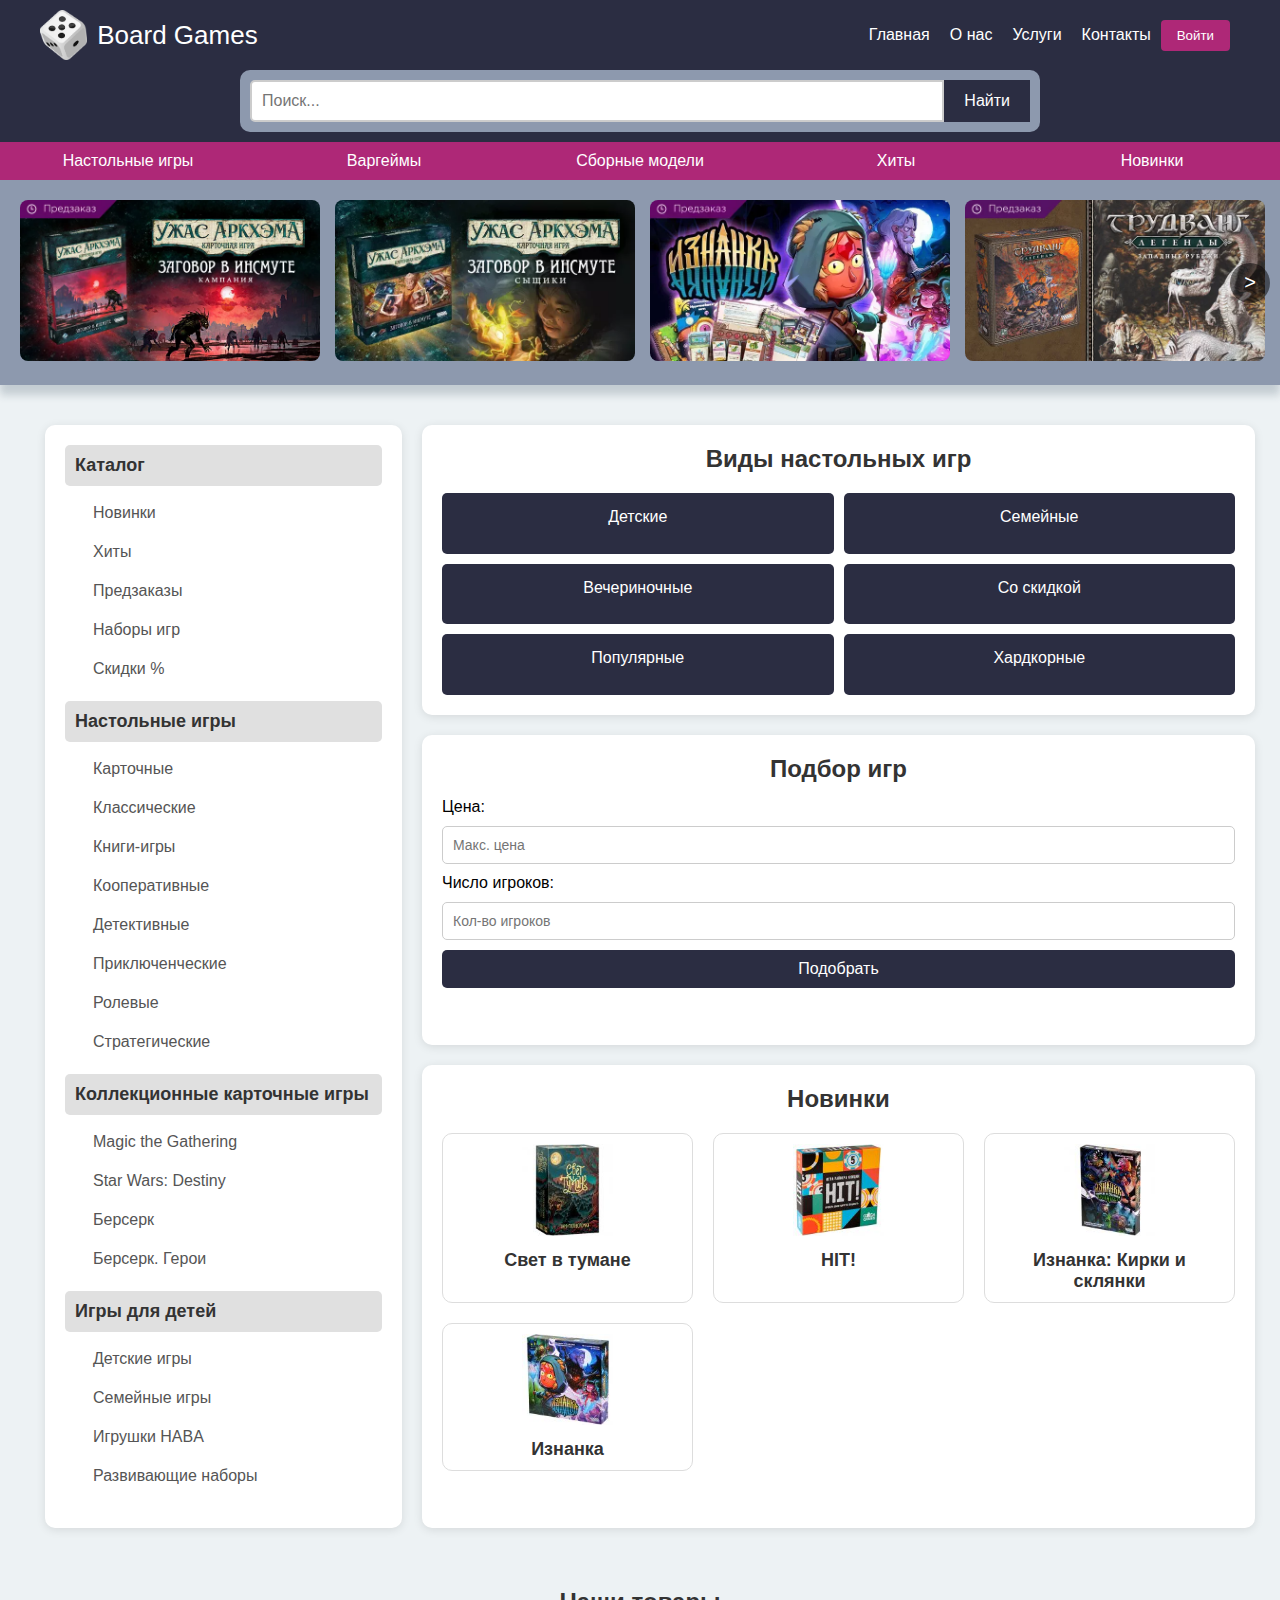
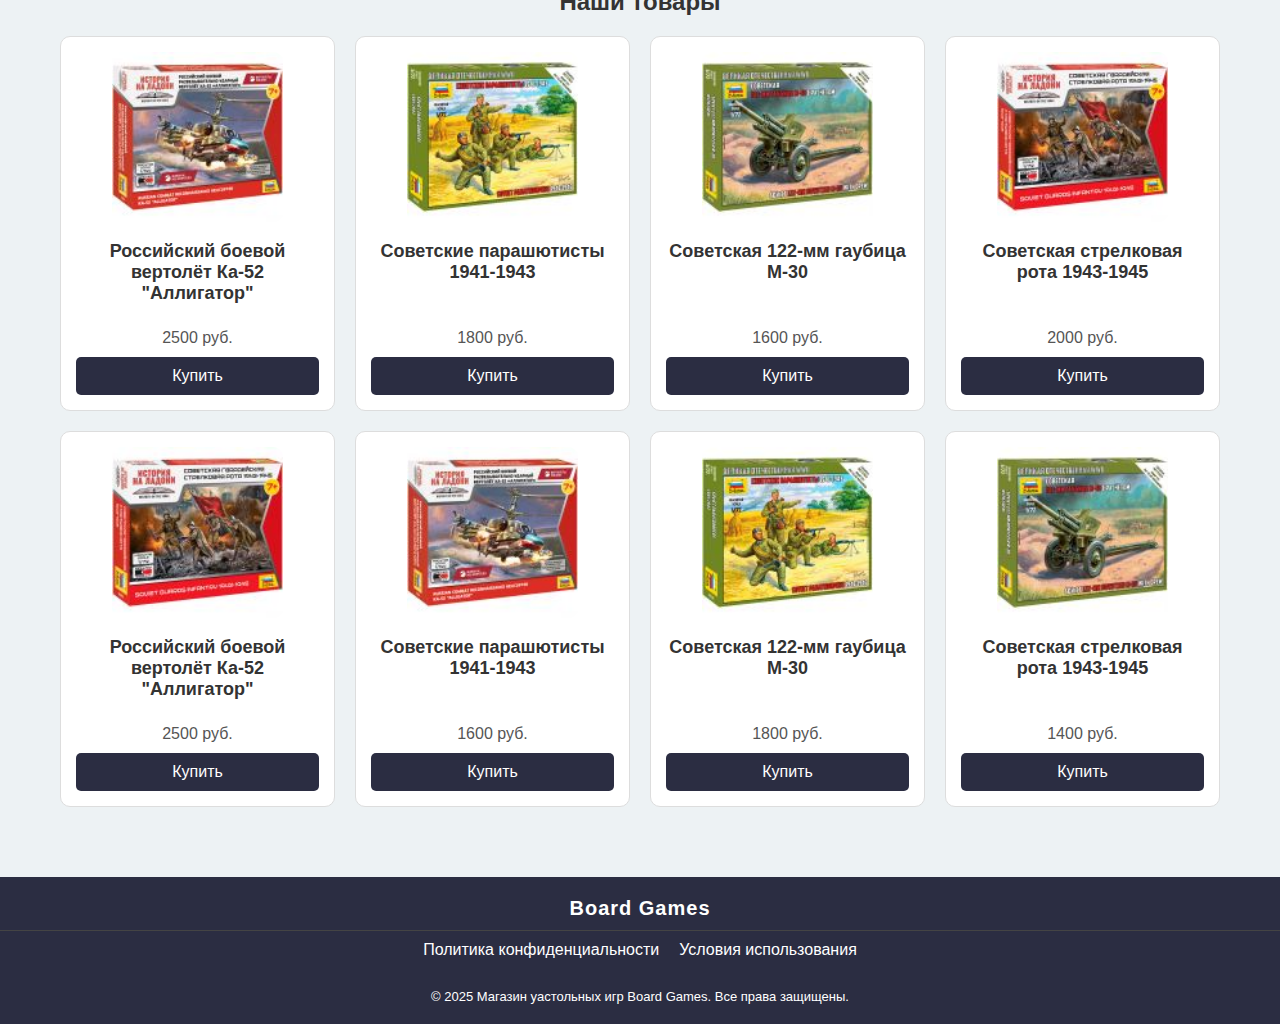
<file: index.html>
<!DOCTYPE html>
<html lang="en">
<head>
    <meta charset="UTF-8">
    <meta http-equiv="X-UA-Compatible" content="IE=edge">
    <meta name="viewport" content="width=device-width, initial-scale=1.0">
    <link rel="stylesheet" href="style.css">
    <link rel="icon" href="/logo.png" type="image/x-icon">
    <title>HobbyGames</title>
</head>

<body>
    <header class="header">
        <div class="header-container">
          <!-- Логотип -->
          <div class="logo">
            <a class="logo-box" href="#">
              <img src="logo.png" alt="Логотип">
              <p class="logo-name">Board Games</p>
            </a>
          </div>
      
          <!-- Навигация -->
          <nav class="header__nav">
            <ul class="header__nav-list" id="mainMenu">
                <li><a class="header__nav-link" href="#">Главная</a></li>
                <li><a class="header__nav-link" href="#">О нас</a></li>
                <li><a class="header__nav-link" href="#">Услуги</a></li>
                <li><a class="header__nav-link" href="#">Контакты</a></li>
            </ul>
            <button class="auth-btn" id="authBtn">Войти</button>
            <a href="admin.html">
                <img class="header__menu" src="menu.png" alt="меню бургер">
            </a>
          </nav>

        </div>

        <!-- Поиск -->
        <div class="header__search-block">
            <input type="text" class="header__search-input" placeholder="Поиск...">
            <button class="header__search-button">Найти</button>
        </div>
      </header>

        <!-- --------------------------------------- -->

    <nav class="nav">
        <ul class="nav__list">
            <li class="nav__item"><a href="#" class="nav__link">Настольные игры</a></li>
            <li class="nav__item"><a href="#" class="nav__link">Варгеймы</a></li>
            <li class="nav__item"><a href="#" class="nav__link">Сборные модели</a></li>
            <li class="nav__item"><a href="#" class="nav__link">Хиты</a></li>
            <li class="nav__item"><a href="#" class="nav__link">Новинки</a></li>
        </ul>
    </nav>

        <!-- --------------------------------------- -->

        <div class="slider-background">
            <div class="slider-container">
                <div class="slider">
                    <div class="slide">
                        <img src="ad1.webp" alt="Изображение 1">
                    </div>
                    <div class="slide">
                        <img src="ad2.webp" alt="Изображение 2">
                    </div>
                    <div class="slide">
                        <img src="ad3.webp" alt="Изображение 3">
                    </div>
                    <div class="slide">
                        <img src="ad4.webp" alt="Изображение 4">
                    </div>
                    <div class="slide">
                        <img src="ad1.webp" alt="Изображение 5">
                    </div>
                    <div class="slide">
                        <img src="ad2.webp" alt="Изображение 6">
                    </div>
                    <div class="slide">
                        <img src="ad3.webp" alt="Изображение 7">
                    </div>
                    <div class="slide">
                        <img src="ad4.webp" alt="Изображение 8">
                    </div>
                </div>
                <button class="slider-btn prev-btn">&lt;</button>
                <button class="slider-btn next-btn">&gt;</button>
            </div>
        </div>

<!-- ------------------------------------------------- -->

    <main class="main ">



      
        <div class="main__grid first cont">
            <div class="first__1">
                <div class="vertical-menu">
                    <ul class="main-categories">
                      <li>
                        <a href="#">Каталог</a>
                        <ul class="sub-categories">
                          <li><a href="#">Новинки</a></li>
                          <li><a href="#">Хиты</a></li>
                          <li><a href="#">Предзаказы</a></li>
                          <li><a href="#">Наборы игр</a></li>
                          <li><a href="#">Скидки %</a></li>
                        </ul>
                      </li>
                      <li>
                        <a href="#">Настольные игры</a>
                        <ul class="sub-categories">
                          <li><a href="#">Карточные</a></li>
                          <li><a href="#">Классические</a></li>
                          <li><a href="#">Книги-игры</a></li>
                          <li><a href="#">Кооперативные</a></li>
                          <li><a href="#">Детективные</a></li>
                          <li><a href="#">Приключенческие</a></li>
                          <li><a href="#">Ролевые</a></li>
                          <li><a href="#">Стратегические</a></li>
                        </ul>
                      </li>
                      <li>
                        <a href="#">Коллекционные карточные игры</a>
                        <ul class="sub-categories">
                          <li><a href="#">Magic the Gathering</a></li>
                          <li><a href="#">Star Wars: Destiny</a></li>
                          <li><a href="#">Берсерк</a></li>
                          <li><a href="#">Берсерк. Герои</a></li>
                        </ul>
                      </li>
                      
                      <li>
                        <a href="#">Игры для детей</a>
                        <ul class="sub-categories">
                          <li><a href="#">Детские игры</a></li>
                          <li><a href="#">Семейные игры</a></li>
                          <li><a href="#">Игрушки HABA</a></li>
                          <li><a href="#">Развивающие наборы</a></li>
                        </ul>
                      </li>
                      
                    </ul>
                  </div>
            </div>
            <div class="first__2">
                <div class="grid-block-2">
                    <div class="block-header">Виды настольных игр</div>
                    <div class="block-item">Детские</div>
                    <div class="block-item">Семейные</div>
                    <div class="block-item">Вечериночные</div>
                    <div class="block-item">Со скидкой</div>
                    <div class="block-item">Популярные</div>
                    <div class="block-item">Хардкорные</div>
                  </div>
            </div>
            <div class="first__3">
                <div class="filter-block">
                    <h3 class="filter-title">Подбор игр</h3>
                    <form class="filter-form">
                      <label for="price">Цена:</label>
                      <input type="number" id="price" placeholder="Макс. цена" min="0">
                  
                      <label for="players">Число игроков:</label>
                      <input type="number" id="players" placeholder="Кол-во игроков" min="1">
                  
                      <button type="submit" class="filter-button">Подобрать</button>
                    </form>
                  </div>
            </div>
            <div class="first__4">
                <div class="games-block">
                    <h2 class="games-title">Новинки</h2>
                    <div class="games-grid">
                      <!-- Карточка 1 -->
                      <div class="game-card">
                        <img src="first.jpg" alt="Свет в тумане" class="game-image">
                        <h3 class="game-name">Свет в тумане</h3>
                      </div>
                  
                      <!-- Карточка 2 -->
                      <div class="game-card">
                        <img src="second.jpg" alt="HIT!" class="game-image">
                        <h3 class="game-name">HIT!</h3>
                      </div>
                  
                      <!-- Карточка 3 -->
                      <div class="game-card">
                        <img src="third.jpg" alt="Изнанка: Кирки и склянки" class="game-image">
                        <h3 class="game-name">Изнанка: Кирки и склянки</h3>
                      </div>
                  
                      <!-- Карточка 4 -->
                      <div class="game-card">
                        <img src="fourth.jpg" alt="Изнанка" class="game-image">
                        <h3 class="game-name">Изнанка</h3>
                      </div>
                    </div>
                  </div>
            </div>
        </div>

            <!--  -->


        <section class="products-section">
            <h2 class="section-title">Наши товары</h2>
            <div class="products-grid">
                <!-- Карточка 1 -->
                <div class="product-card">
                    <div>
                        <img src="1.jpg" alt="Российский боевой вертолёт Ка-52 Аллигатор" class="product-image">
                        <h3 class="product-name">Российский боевой вертолёт Ка-52 "Аллигатор"</h3>
                    </div>
                    <div>
                        <p class="product-price">2500 руб.</p>
                        <button class="buy-button">Купить</button>
                    </div>
                    
                </div>
            
                <!-- Карточка 2 -->
                <div class="product-card">
                    <div>
                        <img src="2.jpg" alt="Советские парашютисты 1941-1943" class="product-image">
                        <h3 class="product-name">Советские парашютисты 1941-1943</h3>
                    </div>
                    <div>
                        <p class="product-price">1800 руб.</p>
                        <button class="buy-button">Купить</button>
                    </div>
                </div>
            
                <!-- Карточка 3 -->
                <div class="product-card">
                    <div>
                        <img src="3.jpg" alt="Советская 122-мм гаубица М-30" class="product-image">
                        <h3 class="product-name">Советская 122-мм гаубица М-30</h3>
                    </div>
                    <div>
                        <p class="product-price">1600 руб.</p>
                        <button class="buy-button">Купить</button>
                    </div>
                </div>
            
                <!-- Карточка 4 -->
                <div class="product-card">
                    <div>
                        <img src="4.jpg" alt="Советская стрелковая рота 1943-1945" class="product-image">
                        <h3 class="product-name">Советская стрелковая рота 1943-1945</h3>
                    </div>
                    <div>
                        <p class="product-price">2000 руб.</p>
                        <button class="buy-button">Купить</button>
                    </div>
                </div>

                <!-- Карточка 5 -->
                <div class="product-card">
                    <div>
                        <img src="4.jpg" alt="Российский боевой вертолёт Ка-52 Аллигатор" class="product-image">
                        <h3 class="product-name">Российский боевой вертолёт Ка-52 "Аллигатор"</h3>
                    </div>
                    <div>
                        <p class="product-price">2500 руб.</p>
                        <button class="buy-button">Купить</button>
                    </div>
                </div>
            
                <!-- Карточка 6 -->
                <div class="product-card">
                    <div>
                        <img src="1.jpg" alt="Советские парашютисты 1941-1943" class="product-image">
                        <h3 class="product-name">Советские парашютисты 1941-1943</h3>
                    </div>
                    <div>
                        <p class="product-price">1600 руб.</p>
                        <button class="buy-button">Купить</button>
                    </div>
                </div>
            
                <!-- Карточка 7 -->
                <div class="product-card">
                    <div>
                        <img src="2.jpg" alt="Советская 122-мм гаубица М-30" class="product-image">
                        <h3 class="product-name">Советская 122-мм гаубица М-30</h3>
                    </div>
                    <div>
                        <p class="product-price">1800 руб.</p>
                        <button class="buy-button">Купить</button>
                    </div>
                </div>
            
                <!-- Карточка 8 -->
                <div class="product-card">
                    <div>
                        <img src="3.jpg" alt="Советская стрелковая рота 1943-1945" class="product-image">
                        <h3 class="product-name">Советская стрелковая рота 1943-1945</h3>
                    </div>
                    <div>
                        <p class="product-price">1400 руб.</p>
                        <button class="buy-button">Купить</button>
                    </div>
                </div>
                
            </div>
        </section>
    </main>



    <footer class="footer">
        <div class="footer__content">
            <div class="footer__logo">Board Games</div>

        </div>
        <hr class="footer__divider">
        <div class="footer__info">
            <ul class="footer__links">
                <li><a href="#" class="footer__link">Политика конфиденциальности</a></li>
                <li><a href="#" class="footer__link">Условия использования</a></li>
            </ul>
            <p class="footer__text">© 2025 Магазин yастольных игр Board Games. Все права защищены.</p>
        </div>
    </footer>

    <script src="index.js"></script>
    <script src="slider.js"></script>
</body>
</html>
</file>
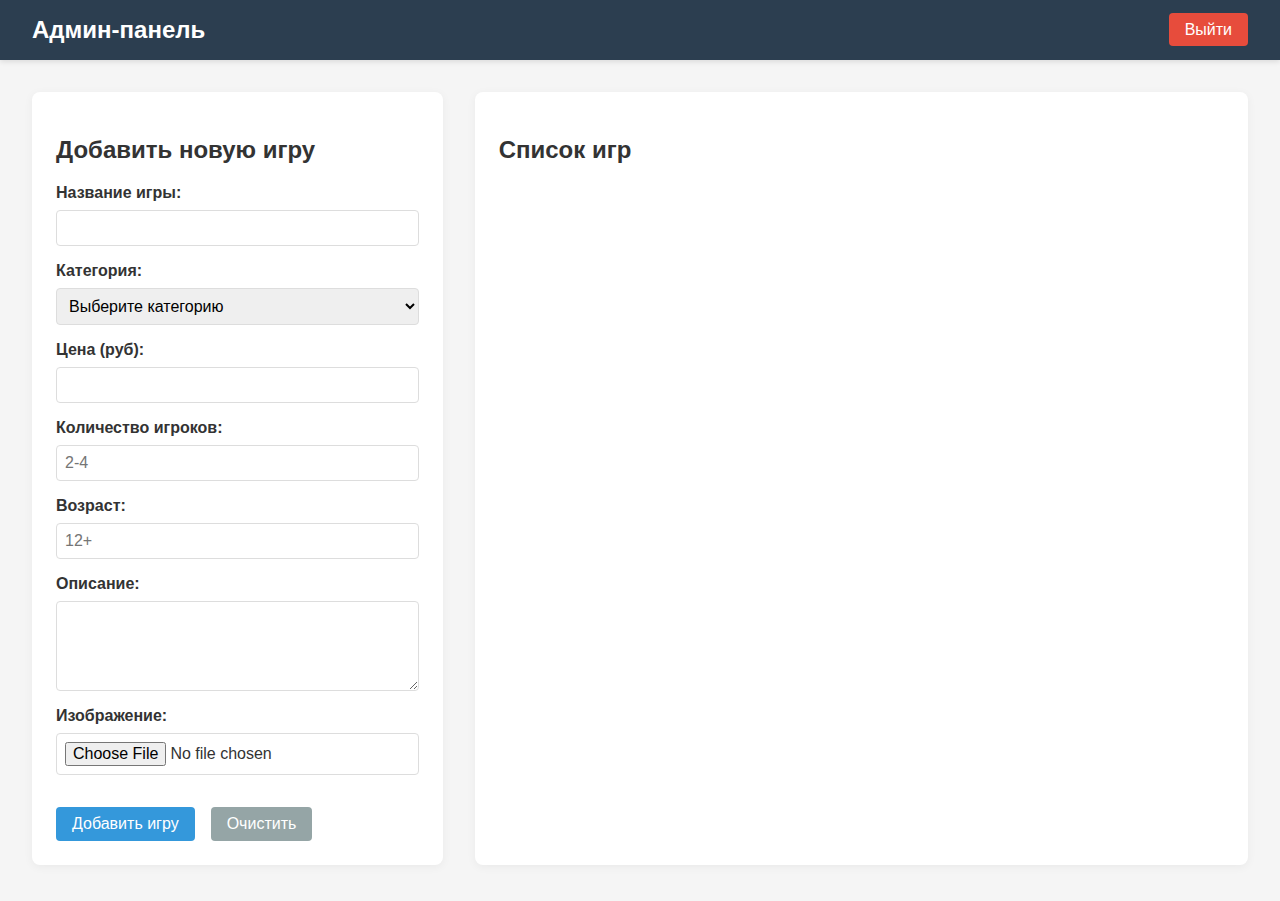
<file: admin.html>
<!DOCTYPE html>
<html lang="ru">
<head>
    <meta charset="UTF-8">
    <meta name="viewport" content="width=device-width, initial-scale=1.0">
    <title>Админ-панель | Настольные игры</title>
    <link rel="stylesheet" href="admin.css">
    <link rel="icon" href="/logo.png" type="image/x-icon">
    
</head>

<body>
    <header class="admin-header">
        <h1>Админ-панель</h1>
        <nav>
            <a href="index.html">Выйти</a>
        </nav>
    </header>

    <main class="admin-container">
        <section class="add-game-section">
            <h2>Добавить новую игру</h2>
            <form id="add-game-form" class="game-form">
                <div class="form-group">
                    <label for="game-name">Название игры:</label>
                    <input type="text" id="game-name" required>
                </div>

                <div class="form-group">
                    <label for="game-category">Категория:</label>
                    <select id="game-category" required>
                        <option value="">Выберите категорию</option>
                        <option value="family">Семейные</option>
                        <option value="strategy">Стратегии</option>
                        <option value="party">Вечериночные</option>
                        <option value="children">Детские</option>
                    </select>
                </div>

                <div class="form-group">
                    <label for="game-price">Цена (руб):</label>
                    <input type="number" id="game-price" min="0" required>
                </div>

                <div class="form-group">
                    <label for="game-players">Количество игроков:</label>
                    <input type="text" id="game-players" placeholder="2-4" required>
                </div>

                <div class="form-group">
                    <label for="game-age">Возраст:</label>
                    <input type="text" id="game-age" placeholder="12+" required>
                </div>

                <div class="form-group">
                    <label for="game-description">Описание:</label>
                    <textarea id="game-description" rows="4" required></textarea>
                </div>

                <div class="form-group">
                    <label for="game-image">Изображение:</label>
                    <input type="file" id="game-image" accept="image/*" required>
                </div>

                <div class="form-actions">
                    <button type="submit" class="btn btn-primary">Добавить игру</button>
                    <button type="reset" class="btn btn-secondary">Очистить</button>
                </div>
            </form>
        </section>

        <section class="games-list-section">
            <h2>Список игр</h2>

            <div class="games-list">
                <!-- Пример карточки игры
                <div class="game-card">
                    <div class="game-image">
                        <img src="https://via.placeholder.com/150" alt="Название игры">
                    </div>
                    <div class="game-info">
                        <h3>Название игры</h3>
                        <p><strong>Категория:</strong> Семейные</p>
                        <p><strong>Цена:</strong> 2500 руб.</p>
                        <p><strong>Игроки:</strong> 2-4</p>
                        <p><strong>Возраст:</strong> 12+</p>
                    </div>
                    <div class="game-actions">
                        <button class="btn btn-edit">Редактировать</button>
                        <button class="btn btn-delete">Удалить</button>
                    </div>
                </div> -->

                <!-- Здесь будут добавляться новые игры через JS -->
            </div>
        </section>
    </main>

    <script src="admin.js"></script>
</body>
</html>
</file>
<file: style.css>
* {
    margin: 0;
    padding: 0;
    box-sizing: border-box;
}

html {
    font-size: 10px;
    font-family: Arial, Helvetica, sans-serif;
}

body {
    font-size: 1.6rem;
}

a {
    color: black;
    text-decoration: none;
}

.cont {
    max-width: 122rem;
    margin: 0 auto;
    padding: 0 1.5rem;
}

/* ------------------------------------------ */

/* Хедер */
.header {
    background-color: #2b2d42;
    padding: 10px 20px;
}

.header-container {
    display: flex;
    justify-content: space-between;
    align-items: center;
    max-width: 1200px;
    margin: 0 auto;
    margin-bottom: 10px;
}

/* Логотип */
.logo-box {
    display: flex;
    align-items: center;
}
.logo img {
    height: 50px;
    width: auto;
    margin-right: 10px;
}
.logo-name{
    color: #fff;
    font-size: 26px;
}

/* Навигация */

.header__nav {
  display: flex;
  gap: 10px;
  align-items: center;
}

.header__nav-list {
    list-style: none;
    margin: 0;
    padding: 0;
    display: flex;
    gap: 20px;
}
.header__menu {
  display: none;
}
.auth-btn {
  background-color: #AE2877;
  color: white;
  border: none;
  padding: 8px 16px;
  border-radius: 4px;
  cursor: pointer;
  transition: background-color 0.3s;
}

.auth-btn:hover {
  background-color: #8b225f;
}



.header__nav-link {
    color: white;
    text-decoration: none;
    font-size: 16px;
    transition: color 0.3s ease;
}
@media (max-width: 670px) {
    .header__menu {
      display: block;
      width: 50px;
    }
    .header__nav-list {
      display: none;
    }
}

.header__nav-link:hover {
    color: #ffcc00; /* Цвет при наведении */
}

/* Поиск */
/* Блок поиска */
.header__search-block {
    display: flex;
    width: 100%;
    max-width: 800px; /* Ограничение максимальной ширины */
    margin: 0 auto;
    padding: 10px;
    box-sizing: border-box;
    background-color: #8d99ae;
    border-radius: 10px;
}

/* Поле ввода */
.header__search-input {
    flex-grow: 1;
    padding: 10px;
    font-size: 16px;
    border: 2px solid #ccc;
    border-radius: 5px 0 0 5px;
    outline: none;
    transition: border-color 0.3s ease;
}

.header__search-input:focus {
    border-color: #ffcc00; /* Подсветка при фокусе */
}

/* Кнопка поиска */
.header__search-button {
    padding: 10px 20px;
    font-size: 16px;
    background-color: #2b2d42;
    color: white;
    border: none;
    cursor: pointer;
    transition: background-color 0.3s ease;
}

.header__search-button:hover {
    background-color: #555; /* Эффект при наведении */
}

/* Адаптация для мобильных устройств */
@media (max-width: 768px) {
    .header__search-block {
        flex-direction: column;
        gap: 10px;
    }

    .header__search-input {
        border-radius: 5px;
    }

    .header__search-button {
        border-radius: 5px;
    }
}

/* ---------------------------------------- */


.nav {
    background-color: #AE2877;
}

.nav__list {
    list-style: none;
    display: flex;
    justify-content: space-around;
    align-items: center;
    margin: 0;
    padding: 0;
}

.nav__item {
    flex: 1;
}

.nav__link {
    color: white;
    text-decoration: none;
    padding: 1rem;
    display: block;
    text-align: center;
    transition: background-color 0.3s, transform 0.3s; /* Плавная анимация */
}
@media (max-width: 480px) {
  .nav__item {
    font-size: 12px;
  }
}

.nav__link:hover {
    background-color: #8b225f;
    transform: scale(1.1); /* Увеличение при наведении */
}


/* ------------------------------------------ */




/* Cлайдер */
.slider-background {
  box-shadow: 0px 10px 8px 0px rgba(34, 60, 80, 0.2);
  background-color: #8d99ae;
  z-index: 10;
  position: relative;
}
.slider-container {
  padding-left: 20px;
  position: relative;
  max-width: 100%;
  margin: 0 auto;
  overflow: hidden;
}

.slider {
  display: flex;
  transition: transform 0.5s ease;
  gap: 15px;
  padding: 20px 0;
}

.slide {
  flex: 0 0 calc(25% - 15px);
  box-sizing: border-box;
}

.slide img {
  width: 100%;
  height: auto;
  border-radius: 8px;
}

.slider-btn {
  position: absolute;
  top: 50%;
  transform: translateY(-50%);
  width: 40px;
  height: 40px;
  background-color: rgba(0, 0, 0, 0.5);
  color: white;
  border: none;
  border-radius: 50%;
  font-size: 20px;
  cursor: pointer;
  z-index: 10;
}

.slider-btn:hover {
  background-color: rgba(0, 0, 0, 0.7);
}

.prev-btn {
  left: 10px;
}

.next-btn {
  right: 10px;
}

/* Адаптация для мобильных устройств */
@media (max-width: 768px) {
  .slide {
    flex: 0 0 calc(50% - 15px);
  }
}

@media (max-width: 480px) {
  .slide {
    flex: 0 0 calc(100% - 15px);
  }
}


/* ------------------------------------------ */

main {
    padding-top: 50px;
    background-color: #edf2f4;
    padding: 40px 15px 50px;

}
.main__grid {
    display: grid;
    grid-template-areas: "a b" "a c" "a d";
    grid-template-columns: 30% 70%;
    grid-template-rows: auto auto auto;
    gap: 2rem;
    margin-bottom: 4rem;
}
@media (max-width: 768px) {
    .main__grid {
        grid-template-areas: "a" "b" "c" "d";
        grid-template-columns: 100%;
    }
}

.first__1 {
    grid-area: a;
}
.first__2 {
    grid-area: b;
}
.first__3 {
    grid-area: c;
}
.first__4 {
    grid-area: d;
}

/* Вертикальное меню */
.vertical-menu {
    font-family: Arial, sans-serif;
    background-color: #ffffff;
    padding: 20px;
    border-radius: 10px;
    width: 100%;
    box-shadow: 0 2px 10px rgba(0, 0, 0, 0.1);

  }
  
  .main-categories {
    list-style: none;
    padding: 0;
    margin: 0;
  }
  
  .main-categories > li {
    margin-bottom: 15px;
  }
  
  .main-categories > li > a {
    text-decoration: none;
    color: #333;
    font-weight: bold;
    font-size: 18px;
    display: block;
    padding: 10px;
    background-color: #e0e0e0;
    border-radius: 5px;
    transition: background-color 0.3s ease;
  }
  
  .main-categories > li > a:hover {
    background-color: #ccc; /* Эффект при наведении */
  }
  
  .sub-categories {
    list-style: none;
    padding-left: 20px;
    margin-top: 10px;
  }
  
  .sub-categories li {
    margin-bottom: 5px;
  }
  
  .sub-categories a {
    text-decoration: none;
    color: #555;
    font-size: 16px;
    display: block;
    padding: 8px;
    border-radius: 5px;
    transition: background-color 0.3s ease, color 0.3s ease;
  }
  
  .sub-categories a:hover {
    background-color: #ddd; /* Эффект при наведении */
    color: #000;
  }
  
  /* Адаптация для мобильных устройств */
  @media (max-width: 768px) {
    .vertical-menu {
      max-width: 100%;
      padding: 10px;
    }
  
    .main-categories > li > a {
      font-size: 16px;
      padding: 8px;
    }
  
    .sub-categories a {
      font-size: 14px;
      padding: 6px;
    }
  }




  /* 2ой блок */
.grid-block-2 {
    display: grid;
    grid-template-columns: 1fr 1fr; /* Два столбца */
    grid-template-rows: auto repeat(3, 1fr); /* Заголовок + 3 строки */
    gap: 10px; /* Расстояние между элементами */
    margin: 0 auto; /* Центрирование */
    padding: 20px;
    background-color: #ffffff;
    border-radius: 10px;
    font-family: Arial, sans-serif;
    box-shadow: 0 2px 10px rgba(0, 0, 0, 0.1);
    height: 100%;

  }
  
  .block-header {
    grid-column: 1 / -1; /* Занимает оба столбца */
    text-align: center;
    font-size: 24px;
    font-weight: bold;
    margin-bottom: 10px;
    color: #333;
  }
  
  .block-item {
    padding: 15px;
    background-color: #2b2d42;
    color: white;
    text-align: center;
    border-radius: 5px;
    font-size: 16px;
    transition: background-color 0.3s ease;
    cursor: pointer;
  }
  
  .block-item:hover {
    background-color: #555; /* Эффект при наведении */
  }
  




/* 3ий блок */
.filter-block {
    margin: 0 auto; /* Центрирование */
    padding: 20px;
    background-color: #ffffff;
    border-radius: 10px;
    box-shadow: 0 2px 10px rgba(0, 0, 0, 0.1);
    font-family: Arial, sans-serif;
    height: 100%;
  }
  
  /* Заголовок блока */
  .filter-title {
    text-align: center;
    font-size: 24px;
    margin-bottom: 15px;
    color: #333;
  }
  
  /* Форма */
  .filter-form {
    display: flex;
    flex-direction: column;
    gap: 10px; /* Расстояние между элементами */
  }
  
  /* Поля ввода */
  .filter-form input {
    padding: 10px;
    border: 1px solid #ccc;
    border-radius: 5px;
    font-size: 14px;
    outline: none;
    transition: border-color 0.3s ease;
  }
  
  .filter-form input:focus {
    border-color: #ffcc00; /* Подсветка при фокусе */
  }
  
  /* Кнопка */
  .filter-button {
    padding: 10px;
    background-color: #2b2d42;
    color: white;
    border: none;
    border-radius: 5px;
    font-size: 16px;
    cursor: pointer;
    transition: background-color 0.3s ease;
  }
  
  .filter-button:hover {
    background-color: #555; /* Эффект при наведении */
  }
  
  /* Адаптация для мобильных устройств */
  @media (max-width: 480px) {
    .filter-block {
      max-width: 100%; /* Блок занимает всю ширину */
      padding: 15px;
    }
  
    .filter-title {
      font-size: 16px;
    }
  
    .filter-form input {
      font-size: 12px;
    }
  
    .filter-button {
      font-size: 14px;
    }
  }




  /* 4ый блок */
  /* Общие стили для блока */
.games-block {
    max-width: 1200px;
    margin: 0 auto;
    padding: 20px;
    font-family: Arial, sans-serif;
    background-color: #fff;
    box-shadow: 0 2px 10px rgba(0, 0, 0, 0.1);
    border-radius: 10px;
    height: 100%;

  }
  
  /* Заголовок блока */
  .games-title {
    text-align: center;
    font-size: 24px;
    margin-bottom: 20px;
    color: #333;
  }
  
  /* Сетка для карточек */
  .games-grid {
    display: grid;
    grid-template-columns: repeat(auto-fit, minmax(200px, 1fr)); /* Автоматическое выравнивание */
    gap: 20px; /* Расстояние между карточками */
  }
  
  /* Карточка игры */
  .game-card {
    background-color: #fff;
    border: 1px solid #ddd;
    border-radius: 10px;
    overflow: hidden;
    text-align: center;
    transition: transform 0.3s ease, box-shadow 0.3s ease;
    padding: 10px;
    cursor: pointer;
  }
  
  .game-card:hover {
    transform: translateY(-5px); /* Эффект поднятия */
    box-shadow: 0 4px 15px rgba(0, 0, 0, 0.2); /* Тень при наведении */
  }
  
  /* Изображение игры */
  .game-image {
    width: 40%;
    margin-bottom: 10px;
    object-fit: cover; /* Сохраняет пропорции изображения */
  }
  
  /* Название игры */
  .game-name {
    font-size: 18px;
    color: #333;
  }
  
  /* Адаптация для мобильных устройств */
  @media (max-width: 768px) {
    .games-grid {
      grid-template-columns: repeat(2, 1fr); /* Две колонки на планшетах */
    }
  }
  
  @media (max-width: 480px) {
    .games-grid {
      grid-template-columns: 1fr; /* Одна колонка на мобильных */
    }
  
    .game-name {
      font-size: 16px;
    }
  }
/* -------------------------------------------------------------- */


/* Секция товаров */
.products-section {
    max-width: 1200px;
    margin: 0 auto;
    padding: 20px;
    font-family: Arial, sans-serif;
  }
  
  /* Заголовок секции */
  .section-title {
    text-align: center;
    font-size: 24px;
    margin-bottom: 20px;
    color: #333;
  }
  
  /* Сетка для карточек */
  .products-grid {
    display: grid;
    grid-template-columns: repeat(auto-fit, minmax(250px, 1fr)); /* Автоматическое выравнивание */
    gap: 20px; /* Расстояние между карточками */
  }
  
  /* Карточка товара */
  .product-card {
    display: flex;
    flex-direction: column;
    justify-content: space-between;
    background-color: #fff;
    border: 1px solid #ddd;
    border-radius: 10px;
    overflow: hidden;
    text-align: center;
    padding: 15px;
    transition: transform 0.3s ease, box-shadow 0.3s ease;
  }
  
  .product-card:hover {
    transform: translateY(-5px); /* Эффект поднятия */
    box-shadow: 0 4px 15px rgba(0, 0, 0, 0.2); /* Тень при наведении */
  }
  
  /* Изображение товара */
  .product-image {
    width: 70%;
    object-fit: cover; /* Сохраняет пропорции изображения */
    border-radius: 10px;
  }
  
  /* Название товара */
  .product-name {
    font-size: 18px;
    margin: 15px 0;
    color: #333;
  }
  
  /* Цена товара */
  .product-price {
    font-size: 16px;
    color: #555;
    margin: 10px 0;
  }
  
  /* Кнопка "Купить" */
  .buy-button {
    padding: 10px 20px;
    background-color: #2b2d42;
    color: white;
    border: none;
    border-radius: 5px;
    font-size: 16px;
    cursor: pointer;
    transition: background-color 0.3s ease;
    width: 100%;
  }
  
  .buy-button:hover {
    background-color: #555; /* Эффект при наведении */
  }
  
  /* Адаптация для мобильных устройств */
  @media (max-width: 768px) {
    .products-grid {
      grid-template-columns: repeat(2, 1fr); /* Две колонки на планшетах */
    }
  }
  
  @media (max-width: 480px) {
    .products-grid {
      grid-template-columns: 1fr; /* Одна колонка на мобильных */
    }
  
    .product-name {
      font-size: 16px;
    }
  
    .product-price {
      font-size: 14px;
    }
  
    .buy-button {
      font-size: 14px;
    }
  }






/* -------------------------------------------------------------- */

.products {
    padding-top: 2rem;
}

.products__title {
    font-size: 2rem; /* Размер заголовка секции товаров */
    margin-bottom: 3rem;
    text-align: center;
}

.products__grid {
    display: grid;
    grid-template-columns: repeat(auto-fill, minmax(24%, 1fr));
    gap: 1rem;
}

.product {
    background-color: #ffffff;
    border-radius: 0.5rem;
    padding: 1rem;
    text-align: center;
    box-shadow: 0 2px 5px rgba(0, 0, 0, 0.2);

}

.product__image {
    max-width: 100%; /* Адаптивное изображение */
    height: auto;
    margin-bottom: 3rem;
}

.product__name { 
    margin-bottom: 3rem;
    -webkit-line-clamp: 2;
}

.product__price {
    font-size: 1.5rem;
    color: #e74c3c; /* Цвет ценника */
    margin-bottom: 3rem;

}

.product__button {
    background-color: #2c3e50;
    color: white;
    border: none;
    padding: 0.5rem 1rem;
    border-radius: 4px;
    cursor: pointer;
    transition: background-color 0.3s;
}

.product__button:hover {
    background-color: #34495e; /* Изменяем цвет кнопки при наведении */
}

/* -------------------- */


.footer {
    background-color: #2b2d42;
    color: white;
    text-align: center;
    padding: 2rem 0;
}

.footer__content {
    margin-bottom: 1rem;
}

.footer__logo {
    font-size: 2rem;
    margin-bottom: 1rem;
    font-weight: bold;
    letter-spacing: 1px;
}

.footer__divider {
    border: none;
    border-top: 1px solid #444;
    margin: 1rem 0;
}

.footer__info {
    margin-top: 1rem;
}

.footer__text {
    font-size: 1.3rem;
}

.footer__links {
    list-style: none;
    padding: 0;
    margin-bottom: 3rem;
    display: flex;
    justify-content: center;
    gap: 2rem; /* Отступы между ссылками */
}

.footer__link {
    color: white;
    text-decoration: none;
    transition: color 0.3s;
}

.footer__link:hover {
    color: #ffcc00;
}
</file>
<file: admin.css>
/* Общие стили */
body {
    font-family: 'Arial', sans-serif;
    margin: 0;
    padding: 0;
    background-color: #f5f5f5;
    color: #333;
}

.admin-header {
    background-color: #2c3e50;
    color: white;
    padding: 1rem 2rem;
    display: flex;
    justify-content: space-between;
    align-items: center;
    box-shadow: 0 2px 5px rgba(0,0,0,0.1);
}

.admin-header h1 {
    margin: 0;
    font-size: 1.5rem;
}

.admin-header nav a {
    color: white;
    text-decoration: none;
    padding: 0.5rem 1rem;
    border-radius: 4px;
    background-color: #e74c3c;
}

.admin-container {
    display: flex;
    padding: 2rem;
    gap: 2rem;
}

/* Секция добавления игры */
.add-game-section {
    flex: 1;
    background-color: white;
    padding: 1.5rem;
    border-radius: 8px;
    box-shadow: 0 2px 10px rgba(0,0,0,0.05);
}

.game-form {
    display: flex;
    flex-direction: column;
    gap: 1rem;
}

.form-group {
    display: flex;
    flex-direction: column;
    gap: 0.5rem;
}

.form-group label {
    font-weight: bold;
}

.form-group input,
.form-group select,
.form-group textarea {
    padding: 0.5rem;
    border: 1px solid #ddd;
    border-radius: 4px;
    font-size: 1rem;
}

.form-group textarea {
    resize: vertical;
}

.form-actions {
    display: flex;
    gap: 1rem;
    margin-top: 1rem;
}

.btn {
    padding: 0.5rem 1rem;
    border: none;
    border-radius: 4px;
    cursor: pointer;
    font-size: 1rem;
    transition: background-color 0.3s;
}

.btn-primary {
    background-color: #3498db;
    color: white;
}

.btn-primary:hover {
    background-color: #2980b9;
}

.btn-secondary {
    background-color: #95a5a6;
    color: white;
}

.btn-secondary:hover {
    background-color: #7f8c8d;
}

/* Секция списка игр */
.games-list-section {
    flex: 2;
    background-color: white;
    padding: 1.5rem;
    border-radius: 8px;
    box-shadow: 0 2px 10px rgba(0,0,0,0.05);
}

.search-filter {
    display: flex;
    gap: 1rem;
    margin-bottom: 1.5rem;
}

.search-filter input,
.search-filter select {
    padding: 0.5rem;
    border: 1px solid #ddd;
    border-radius: 4px;
    flex: 1;
}

.games-list {
    display: flex;
    flex-direction: column;
    gap: 1rem;
}

.game-card {
    display: flex;
    gap: 1.5rem;
    padding: 1rem;
    border: 1px solid #eee;
    border-radius: 8px;
    transition: transform 0.3s, box-shadow 0.3s;
}

.game-card:hover {
    transform: translateY(-2px);
    box-shadow: 0 4px 8px rgba(0,0,0,0.1);
}

.game-image {
    width: 150px;
    height: 150px;
    overflow: hidden;
    border-radius: 4px;
}

.game-image img {
    width: 100%;
    height: 100%;
    object-fit: cover;
}

.game-info {
    flex: 1;
}

.game-info h3 {
    margin-top: 0;
    margin-bottom: 0.5rem;
}

.game-info p {
    margin: 0.3rem 0;
}

.game-actions {
    display: flex;
    flex-direction: column;
    gap: 0.5rem;
    justify-content: center;
}

.btn-edit {
    background-color: #f39c12;
    color: white;
}

.btn-edit:hover {
    background-color: #e67e22;
}

.btn-delete {
    background-color: #e74c3c;
    color: white;
}

.btn-delete:hover {
    background-color: #c0392b;
}

/* Адаптация для мобильных устройств */
@media (max-width: 768px) {
    .admin-container {
        flex-direction: column;
        padding: 1rem;
    }
    
    .game-card {
        flex-direction: column;
    }
    
    .game-image {
        width: 100%;
        height: 200px;
    }
    
    .game-actions {
        flex-direction: row;
        justify-content: flex-start;
    }
}
</file>
